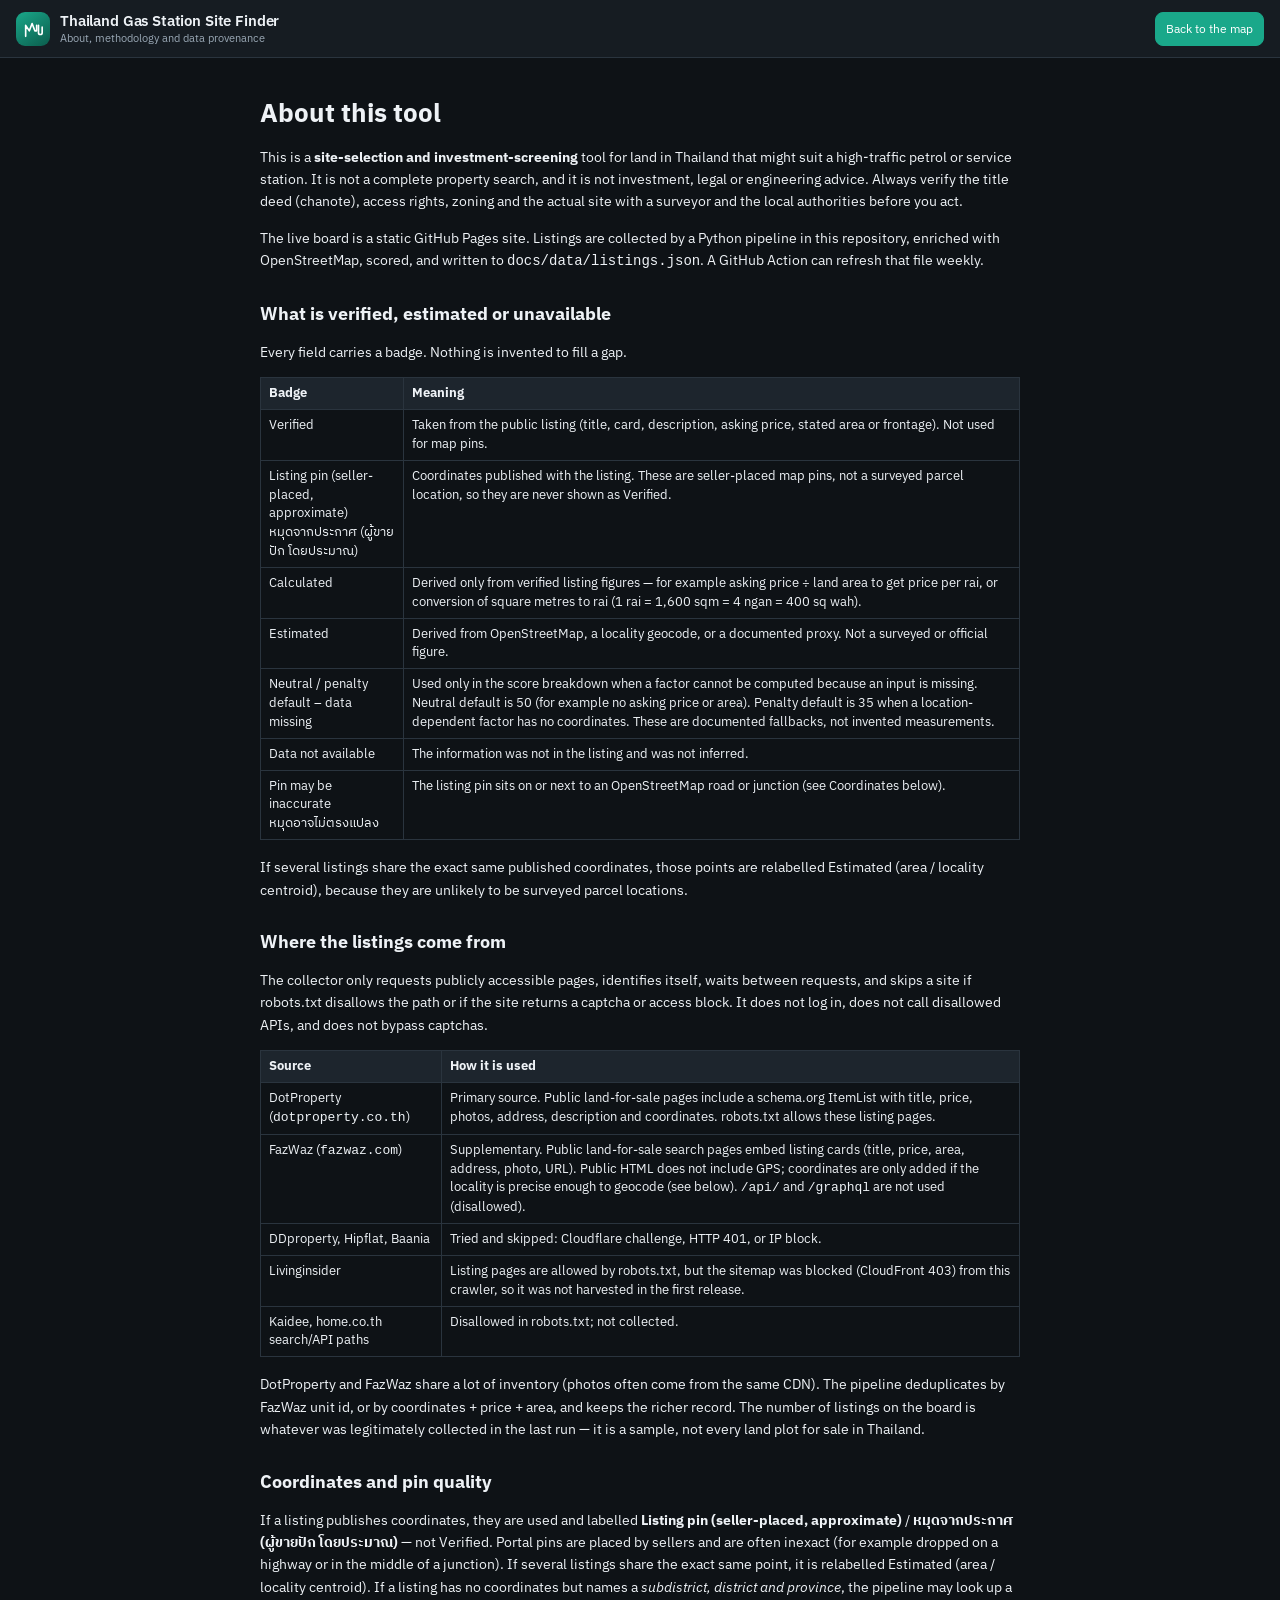
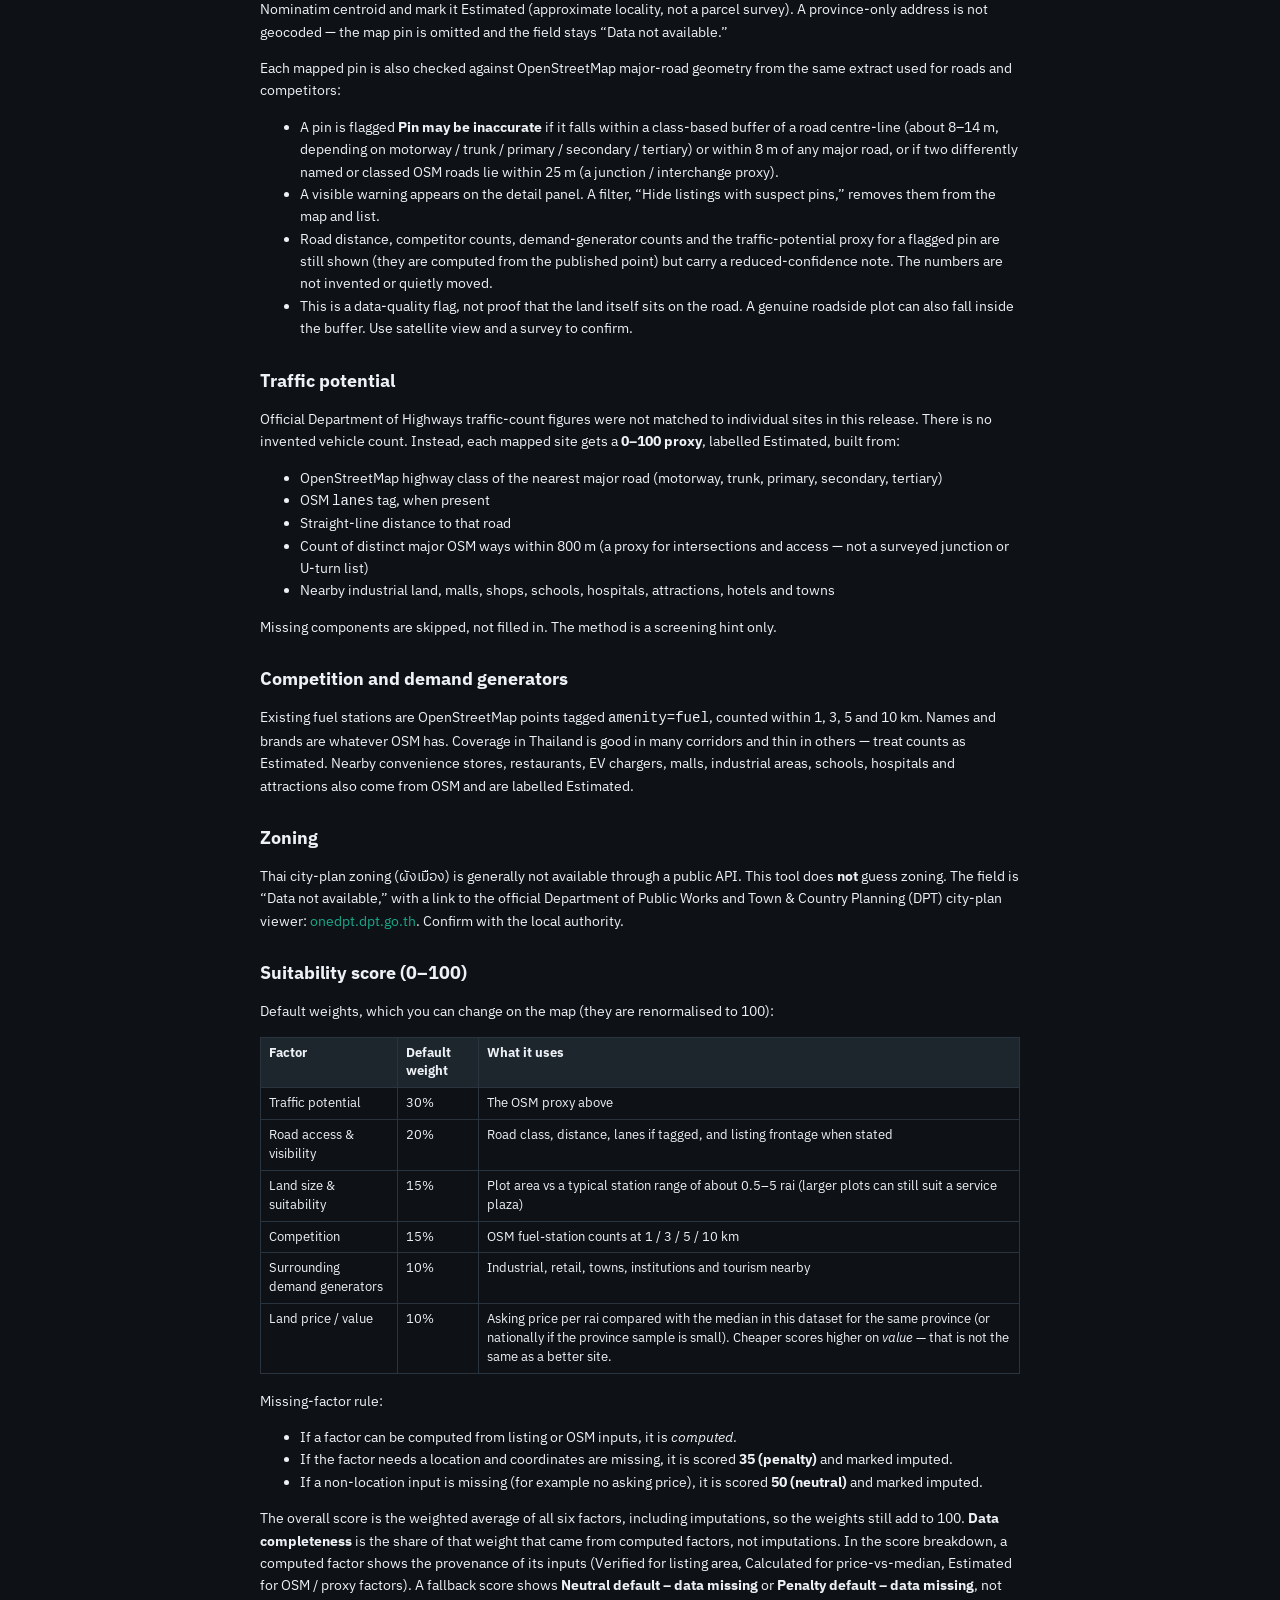
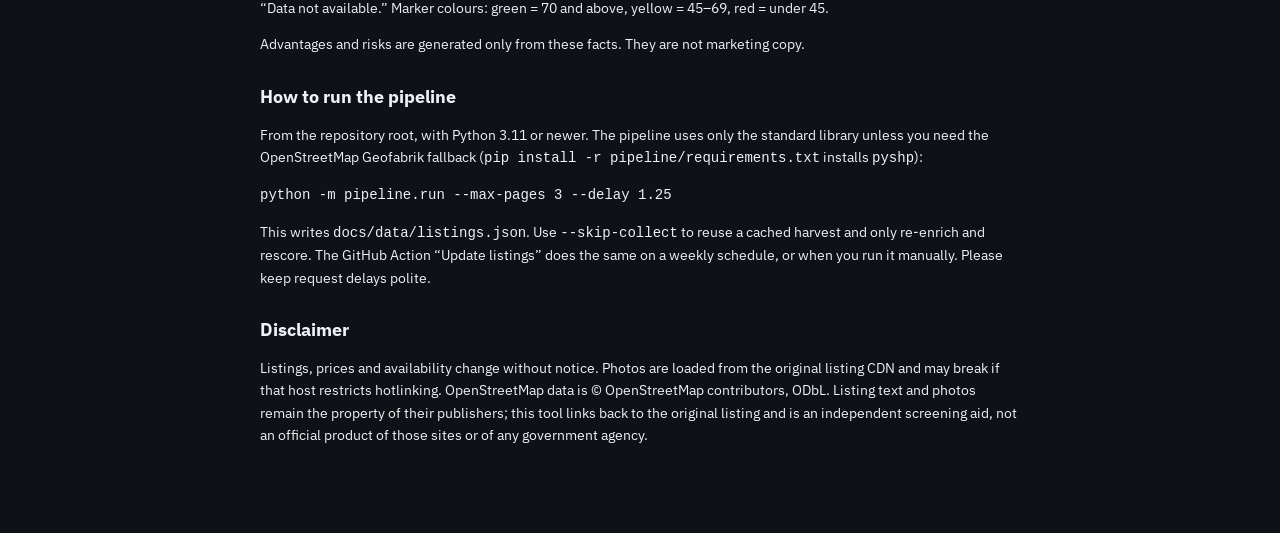
<file: docs/about.html>
<!DOCTYPE html>
<html lang="en">
<head>
  <meta charset="UTF-8" />
  <meta name="viewport" content="width=device-width, initial-scale=1" />
  <title>About &amp; methodology — Thailand Gas Station Site Finder</title>
  <link rel="preconnect" href="https://fonts.googleapis.com" />
  <link rel="preconnect" href="https://fonts.gstatic.com" crossorigin />
  <link href="https://fonts.googleapis.com/css2?family=IBM+Plex+Sans+Thai:wght@400;500;600&family=IBM+Plex+Sans:wght@400;500;600;700&display=swap" rel="stylesheet" />
  <link rel="stylesheet" href="css/app.css" />
  <style>
    body { overflow: auto; }
    .about { max-width: 800px; margin: 0 auto; padding: 24px 20px 80px; }
    .about h1 { font-size: 26px; margin: 12px 0 8px; }
    .about h2 { font-size: 18px; margin: 28px 0 8px; }
    .about p, .about li { color: var(--text); line-height: 1.6; }
    .about table { width: 100%; border-collapse: collapse; font-size: 13px; margin: 8px 0 16px; }
    .about th, .about td { border: 1px solid var(--line); padding: 6px 8px; text-align: left; vertical-align: top; }
    .about th { background: var(--bg-elev-2); }
  </style>
</head>
<body>
  <header class="header">
    <a class="brand" href="./">
      <div class="logo" aria-hidden="true">
        <svg viewBox="0 0 24 24" fill="none" stroke="currentColor" stroke-width="1.8">
          <path d="M4 20V8l4 6 3-8 3 8h2V8" stroke-linecap="round" stroke-linejoin="round"/>
          <path d="M18 8v8a2 2 0 0 0 4 0V10" stroke-linecap="round"/>
        </svg>
      </div>
      <div class="brand-text">
        <h1>Thailand Gas Station Site Finder</h1>
        <p>About, methodology and data provenance</p>
      </div>
    </a>
    <div class="header-actions">
      <a class="text-btn primary" href="./">Back to the map</a>
    </div>
  </header>
  <main class="about">
    <h1>About this tool</h1>
    <p>This is a <strong>site-selection and investment-screening</strong> tool for land in Thailand that might suit a high-traffic petrol or service station. It is not a complete property search, and it is not investment, legal or engineering advice. Always verify the title deed (chanote), access rights, zoning and the actual site with a surveyor and the local authorities before you act.</p>
    <p>The live board is a static GitHub Pages site. Listings are collected by a Python pipeline in this repository, enriched with OpenStreetMap, scored, and written to <code>docs/data/listings.json</code>. A GitHub Action can refresh that file weekly.</p>

    <h2>What is verified, estimated or unavailable</h2>
    <p>Every field carries a badge. Nothing is invented to fill a gap.</p>
    <table>
      <tr><th>Badge</th><th>Meaning</th></tr>
      <tr><td>Verified</td><td>Taken from the public listing (title, card, description, asking price, stated area or frontage). Not used for map pins.</td></tr>
      <tr><td>Listing pin (seller-placed, approximate)<br>หมุดจากประกาศ (ผู้ขายปัก โดยประมาณ)</td><td>Coordinates published with the listing. These are seller-placed map pins, not a surveyed parcel location, so they are never shown as Verified.</td></tr>
      <tr><td>Calculated</td><td>Derived only from verified listing figures — for example asking price ÷ land area to get price per rai, or conversion of square metres to rai (1 rai = 1,600 sqm = 4 ngan = 400 sq wah).</td></tr>
      <tr><td>Estimated</td><td>Derived from OpenStreetMap, a locality geocode, or a documented proxy. Not a surveyed or official figure.</td></tr>
      <tr><td>Neutral / penalty default – data missing</td><td>Used only in the score breakdown when a factor cannot be computed because an input is missing. Neutral default is 50 (for example no asking price or area). Penalty default is 35 when a location-dependent factor has no coordinates. These are documented fallbacks, not invented measurements.</td></tr>
      <tr><td>Data not available</td><td>The information was not in the listing and was not inferred.</td></tr>
      <tr><td>Pin may be inaccurate<br>หมุดอาจไม่ตรงแปลง</td><td>The listing pin sits on or next to an OpenStreetMap road or junction (see Coordinates below).</td></tr>
    </table>
    <p>If several listings share the exact same published coordinates, those points are relabelled Estimated (area / locality centroid), because they are unlikely to be surveyed parcel locations.</p>

    <h2>Where the listings come from</h2>
    <p>The collector only requests publicly accessible pages, identifies itself, waits between requests, and skips a site if robots.txt disallows the path or if the site returns a captcha or access block. It does not log in, does not call disallowed APIs, and does not bypass captchas.</p>
    <table>
      <tr><th>Source</th><th>How it is used</th></tr>
      <tr><td>DotProperty (<code>dotproperty.co.th</code>)</td><td>Primary source. Public land-for-sale pages include a schema.org ItemList with title, price, photos, address, description and coordinates. robots.txt allows these listing pages.</td></tr>
      <tr><td>FazWaz (<code>fazwaz.com</code>)</td><td>Supplementary. Public land-for-sale search pages embed listing cards (title, price, area, address, photo, URL). Public HTML does not include GPS; coordinates are only added if the locality is precise enough to geocode (see below). <code>/api/</code> and <code>/graphql</code> are not used (disallowed).</td></tr>
      <tr><td>DDproperty, Hipflat, Baania</td><td>Tried and skipped: Cloudflare challenge, HTTP 401, or IP block.</td></tr>
      <tr><td>Livinginsider</td><td>Listing pages are allowed by robots.txt, but the sitemap was blocked (CloudFront 403) from this crawler, so it was not harvested in the first release.</td></tr>
      <tr><td>Kaidee, home.co.th search/API paths</td><td>Disallowed in robots.txt; not collected.</td></tr>
    </table>
    <p>DotProperty and FazWaz share a lot of inventory (photos often come from the same CDN). The pipeline deduplicates by FazWaz unit id, or by coordinates + price + area, and keeps the richer record. The number of listings on the board is whatever was legitimately collected in the last run — it is a sample, not every land plot for sale in Thailand.</p>

    <h2>Coordinates and pin quality</h2>
    <p>If a listing publishes coordinates, they are used and labelled <strong>Listing pin (seller-placed, approximate)</strong> / <strong>หมุดจากประกาศ (ผู้ขายปัก โดยประมาณ)</strong> — not Verified. Portal pins are placed by sellers and are often inexact (for example dropped on a highway or in the middle of a junction). If several listings share the exact same point, it is relabelled Estimated (area / locality centroid). If a listing has no coordinates but names a <em>subdistrict, district and province</em>, the pipeline may look up a Nominatim centroid and mark it Estimated (approximate locality, not a parcel survey). A province-only address is not geocoded — the map pin is omitted and the field stays “Data not available.”</p>
    <p>Each mapped pin is also checked against OpenStreetMap major-road geometry from the same extract used for roads and competitors:</p>
    <ul>
      <li>A pin is flagged <strong>Pin may be inaccurate</strong> if it falls within a class-based buffer of a road centre-line (about 8–14 m, depending on motorway / trunk / primary / secondary / tertiary) or within 8 m of any major road, or if two differently named or classed OSM roads lie within 25 m (a junction / interchange proxy).</li>
      <li>A visible warning appears on the detail panel. A filter, “Hide listings with suspect pins,” removes them from the map and list.</li>
      <li>Road distance, competitor counts, demand-generator counts and the traffic-potential proxy for a flagged pin are still shown (they are computed from the published point) but carry a reduced-confidence note. The numbers are not invented or quietly moved.</li>
      <li>This is a data-quality flag, not proof that the land itself sits on the road. A genuine roadside plot can also fall inside the buffer. Use satellite view and a survey to confirm.</li>
    </ul>

    <h2>Traffic potential</h2>
    <p>Official Department of Highways traffic-count figures were not matched to individual sites in this release. There is no invented vehicle count. Instead, each mapped site gets a <strong>0–100 proxy</strong>, labelled Estimated, built from:</p>
    <ul>
      <li>OpenStreetMap highway class of the nearest major road (motorway, trunk, primary, secondary, tertiary)</li>
      <li>OSM <code>lanes</code> tag, when present</li>
      <li>Straight-line distance to that road</li>
      <li>Count of distinct major OSM ways within 800 m (a proxy for intersections and access — not a surveyed junction or U-turn list)</li>
      <li>Nearby industrial land, malls, shops, schools, hospitals, attractions, hotels and towns</li>
    </ul>
    <p>Missing components are skipped, not filled in. The method is a screening hint only.</p>

    <h2>Competition and demand generators</h2>
    <p>Existing fuel stations are OpenStreetMap points tagged <code>amenity=fuel</code>, counted within 1, 3, 5 and 10 km. Names and brands are whatever OSM has. Coverage in Thailand is good in many corridors and thin in others — treat counts as Estimated. Nearby convenience stores, restaurants, EV chargers, malls, industrial areas, schools, hospitals and attractions also come from OSM and are labelled Estimated.</p>

    <h2>Zoning</h2>
    <p>Thai city-plan zoning (ผังเมือง) is generally not available through a public API. This tool does <strong>not</strong> guess zoning. The field is “Data not available,” with a link to the official Department of Public Works and Town &amp; Country Planning (DPT) city-plan viewer: <a href="https://onedpt.dpt.go.th/" target="_blank" rel="noopener">onedpt.dpt.go.th</a>. Confirm with the local authority.</p>

    <h2>Suitability score (0–100)</h2>
    <p>Default weights, which you can change on the map (they are renormalised to 100):</p>
    <table>
      <tr><th>Factor</th><th>Default weight</th><th>What it uses</th></tr>
      <tr><td>Traffic potential</td><td>30%</td><td>The OSM proxy above</td></tr>
      <tr><td>Road access &amp; visibility</td><td>20%</td><td>Road class, distance, lanes if tagged, and listing frontage when stated</td></tr>
      <tr><td>Land size &amp; suitability</td><td>15%</td><td>Plot area vs a typical station range of about 0.5–5 rai (larger plots can still suit a service plaza)</td></tr>
      <tr><td>Competition</td><td>15%</td><td>OSM fuel-station counts at 1 / 3 / 5 / 10 km</td></tr>
      <tr><td>Surrounding demand generators</td><td>10%</td><td>Industrial, retail, towns, institutions and tourism nearby</td></tr>
      <tr><td>Land price / value</td><td>10%</td><td>Asking price per rai compared with the median in this dataset for the same province (or nationally if the province sample is small). Cheaper scores higher on <em>value</em> — that is not the same as a better site.</td></tr>
    </table>
    <p>Missing-factor rule:</p>
    <ul>
      <li>If a factor can be computed from listing or OSM inputs, it is <em>computed</em>.</li>
      <li>If the factor needs a location and coordinates are missing, it is scored <strong>35 (penalty)</strong> and marked imputed.</li>
      <li>If a non-location input is missing (for example no asking price), it is scored <strong>50 (neutral)</strong> and marked imputed.</li>
    </ul>
    <p>The overall score is the weighted average of all six factors, including imputations, so the weights still add to 100. <strong>Data completeness</strong> is the share of that weight that came from computed factors, not imputations. In the score breakdown, a computed factor shows the provenance of its inputs (Verified for listing area, Calculated for price-vs-median, Estimated for OSM / proxy factors). A fallback score shows <strong>Neutral default – data missing</strong> or <strong>Penalty default – data missing</strong>, not “Data not available.” Marker colours: green = 70 and above, yellow = 45–69, red = under 45.</p>
    <p>Advantages and risks are generated only from these facts. They are not marketing copy.</p>

    <h2>How to run the pipeline</h2>
    <p>From the repository root, with Python 3.11 or newer. The pipeline uses only the standard library unless you need the OpenStreetMap Geofabrik fallback (<code>pip install -r pipeline/requirements.txt</code> installs <code>pyshp</code>):</p>
    <p><code>python -m pipeline.run --max-pages 3 --delay 1.25</code></p>
    <p>This writes <code>docs/data/listings.json</code>. Use <code>--skip-collect</code> to reuse a cached harvest and only re-enrich and rescore. The GitHub Action “Update listings” does the same on a weekly schedule, or when you run it manually. Please keep request delays polite.</p>

    <h2>Disclaimer</h2>
    <p>Listings, prices and availability change without notice. Photos are loaded from the original listing CDN and may break if that host restricts hotlinking. OpenStreetMap data is © OpenStreetMap contributors, ODbL. Listing text and photos remain the property of their publishers; this tool links back to the original listing and is an independent screening aid, not an official product of those sites or of any government agency.</p>
  </main>
</body>
</html>
</file>
<file: docs/css/app.css>
:root {
  --bg: #0e1216;
  --bg-elev: #161c22;
  --bg-elev-2: #1d252d;
  --bg-soft: #12181e;
  --line: #2a343e;
  --line-strong: #3a4652;
  --text: #eef2f6;
  --text-dim: #9aa8b5;
  --text-faint: #6d7b88;
  --accent: #1aa88a;
  --accent-2: #0e7c66;
  --accent-soft: rgba(26, 168, 138, 0.14);
  --high: #3dcc7a;
  --high-bg: rgba(61, 204, 122, 0.16);
  --med: #e0b33a;
  --med-bg: rgba(224, 179, 58, 0.16);
  --low: #e15b4d;
  --low-bg: rgba(225, 91, 77, 0.16);
  --verified: #5b9fff;
  --calculated: #7bc4c4;
  --estimated: #d3a24a;
  --unavailable: #7a8792;
  --danger: #e15b4d;
  --shadow: 0 8px 28px rgba(0, 0, 0, 0.35);
  --radius: 12px;
  --header-h: 58px;
  --kpi-h: 74px;
  --font: "IBM Plex Sans", "IBM Plex Sans Thai", "Sarabun", "Noto Sans Thai", system-ui, sans-serif;
  --mono: "IBM Plex Mono", ui-monospace, monospace;
  color-scheme: dark;
}
[data-theme="light"] {
  --bg: #f4f1ea;
  --bg-elev: #fffcf7;
  --bg-elev-2: #ece7dc;
  --bg-soft: #eae6dc;
  --line: #d8d1c4;
  --line-strong: #c4bbab;
  --text: #1b232a;
  --text-dim: #5b6772;
  --text-faint: #7a8590;
  --accent: #0b7d64;
  --accent-2: #096853;
  --accent-soft: rgba(11, 125, 100, 0.12);
  --high: #1a8f4b;
  --high-bg: rgba(26, 143, 75, 0.12);
  --med: #b07d08;
  --med-bg: rgba(176, 125, 8, 0.12);
  --low: #c4473b;
  --low-bg: rgba(196, 71, 59, 0.12);
  --verified: #1d5fc7;
  --calculated: #1a7a7a;
  --estimated: #9a6b12;
  --unavailable: #6a7380;
  --shadow: 0 8px 24px rgba(40, 32, 16, 0.08);
  color-scheme: light;
}

* { box-sizing: border-box; }
html, body { margin: 0; height: 100%; }
body {
  font-family: var(--font);
  background: var(--bg);
  color: var(--text);
  font-size: 14px;
  line-height: 1.45;
  overflow: hidden;
}
a { color: var(--accent); text-decoration: none; }
a:hover { text-decoration: underline; }
button, input, select, textarea { font-family: inherit; }
button { cursor: pointer; }

.app { display: flex; flex-direction: column; height: 100%; }

/* Header */
.header {
  height: var(--header-h);
  display: flex; align-items: center; gap: 16px;
  padding: 0 16px;
  background: var(--bg-elev);
  border-bottom: 1px solid var(--line);
  flex-shrink: 0;
  z-index: 20;
}
.brand { display: flex; align-items: center; gap: 10px; min-width: 0; text-decoration: none; color: inherit; }
.brand:hover { text-decoration: none; }
.logo {
  width: 34px; height: 34px; border-radius: 9px;
  background: linear-gradient(145deg, var(--accent), #0b5c4c);
  display: grid; place-items: center;
  color: white; flex-shrink: 0;
}
.logo svg { width: 22px; height: 22px; }
.brand-text { min-width: 0; }
.brand-text h1 {
  margin: 0; font-size: 15px; font-weight: 600; letter-spacing: -0.01em;
  white-space: nowrap; overflow: hidden; text-overflow: ellipsis;
}
.brand-text p { margin: 0; font-size: 11px; color: var(--text-dim); white-space: nowrap; }
.header-actions { margin-left: auto; display: flex; align-items: center; gap: 6px; }
.icon-btn, .text-btn {
  border: 1px solid var(--line);
  background: var(--bg-elev-2);
  color: var(--text);
  border-radius: 8px;
  height: 34px;
  padding: 0 10px;
  font-size: 12px;
  display: inline-flex; align-items: center; gap: 6px;
}
.icon-btn { width: 34px; padding: 0; justify-content: center; }
.icon-btn:hover, .text-btn:hover { border-color: var(--line-strong); background: var(--bg-soft); }
.text-btn.primary { background: var(--accent); border-color: var(--accent); color: #fff; }
.text-btn.primary:hover { background: var(--accent-2); border-color: var(--accent-2); text-decoration: none; }

/* KPIs */
.kpis {
  display: grid;
  grid-template-columns: repeat(5, 1fr);
  gap: 1px;
  background: var(--line);
  border-bottom: 1px solid var(--line);
  flex-shrink: 0;
}
.kpi { background: var(--bg-elev); padding: 10px 16px; min-height: var(--kpi-h); }
.kpi .label { font-size: 11px; color: var(--text-dim); text-transform: uppercase; letter-spacing: 0.06em; }
.kpi .value { font-size: 20px; font-weight: 600; letter-spacing: -0.02em; margin-top: 2px; font-variant-numeric: tabular-nums; }
.kpi .sub { font-size: 11px; color: var(--text-faint); }
.kpi .value.high { color: var(--high); }

/* Body */
.body { flex: 1; display: flex; min-height: 0; }

/* Sidebar */
.sidebar {
  width: 300px; flex-shrink: 0;
  background: var(--bg-elev);
  border-right: 1px solid var(--line);
  display: flex; flex-direction: column;
  min-height: 0;
}
.sidebar-scroll { flex: 1; overflow: auto; padding: 12px 14px 24px; }
.side-title {
  font-size: 11px; font-weight: 600; text-transform: uppercase; letter-spacing: 0.07em;
  color: var(--text-dim); margin: 14px 0 8px;
}
.side-title:first-child { margin-top: 4px; }
.field { margin-bottom: 10px; }
.field label { display: block; font-size: 12px; color: var(--text-dim); margin-bottom: 4px; }
.field label .hint { font-weight: 400; color: var(--text-faint); }
select, input[type="text"], input[type="number"], input[type="search"] {
  width: 100%; height: 34px;
  background: var(--bg);
  border: 1px solid var(--line);
  color: var(--text);
  border-radius: 8px;
  padding: 0 10px;
  font-size: 13px;
}
select:focus, input:focus { outline: 2px solid var(--accent-soft); border-color: var(--accent); }
.range-row { display: grid; grid-template-columns: 1fr 1fr; gap: 6px; }
.slider-row { display: flex; align-items: center; gap: 8px; }
.slider-row input[type="range"] { flex: 1; }
.slider-row output { width: 42px; text-align: right; font-variant-numeric: tabular-nums; color: var(--text-dim); font-size: 12px; }
input[type="range"] { accent-color: var(--accent); width: 100%; }
.check { display: flex; align-items: center; gap: 8px; font-size: 13px; margin: 6px 0; color: var(--text); }
.check input { accent-color: var(--accent); }
.chip-row { display: flex; flex-wrap: wrap; gap: 6px; }
.chip {
  border: 1px solid var(--line);
  background: var(--bg);
  color: var(--text-dim);
  border-radius: 999px;
  padding: 3px 9px;
  font-size: 11px;
}
.chip.on { border-color: var(--accent); color: var(--accent); background: var(--accent-soft); }
.weight { margin-bottom: 8px; }
.weight .top { display: flex; justify-content: space-between; font-size: 12px; color: var(--text-dim); }
.sidebar-footer { padding: 10px 14px; border-top: 1px solid var(--line); display: flex; gap: 6px; }
.sidebar-footer .text-btn { flex: 1; justify-content: center; }

/* Map */
.map-wrap { flex: 1; position: relative; min-width: 0; }
#map { width: 100%; height: 100%; background: #1a2229; }
.leaflet-container { font-family: var(--font); background: #1a2229; }
.basemap-toggle {
  position: absolute; top: 12px; left: 12px; z-index: 8;
  display: flex; background: var(--bg-elev); border: 1px solid var(--line);
  border-radius: 8px; overflow: hidden; box-shadow: var(--shadow);
}
.basemap-toggle button {
  border: 0; background: transparent; color: var(--text-dim);
  padding: 7px 11px; font-size: 12px;
}
.basemap-toggle button.on { background: var(--accent); color: #fff; }
.map-legend {
  position: absolute; bottom: 28px; left: 12px; z-index: 8;
  background: var(--bg-elev); border: 1px solid var(--line);
  border-radius: 8px; padding: 8px 10px; font-size: 11px;
  box-shadow: var(--shadow); color: var(--text-dim);
}
.map-legend div { display: flex; align-items: center; gap: 6px; margin: 2px 0; }
.dot { width: 9px; height: 9px; border-radius: 50%; display: inline-block; }
.dot.high { background: var(--high); }
.dot.medium { background: var(--med); }
.dot.low { background: var(--low); }
.dot.none { background: var(--unavailable); }

/* Result list / detail */
.panel {
  width: 400px; flex-shrink: 0;
  background: var(--bg-elev);
  border-left: 1px solid var(--line);
  display: flex; flex-direction: column;
  min-height: 0;
}
.panel-toolbar {
  display: flex; align-items: center; gap: 8px;
  padding: 8px 10px; border-bottom: 1px solid var(--line);
}
.panel-toolbar input[type="search"] { flex: 1; }
.count-pill {
  font-size: 11px; color: var(--text-dim); white-space: nowrap;
}
.sort-select { width: auto; min-width: 132px; }
.list { flex: 1; overflow: auto; }
.card {
  display: grid; grid-template-columns: 88px 1fr auto;
  gap: 10px; padding: 10px 12px;
  border-bottom: 1px solid var(--line);
  cursor: pointer;
}
.card:hover { background: var(--bg-elev-2); }
.card.active { background: var(--accent-soft); }
.card .thumb {
  width: 88px; height: 66px; border-radius: 8px;
  background: var(--bg-soft) center/cover no-repeat;
  border: 1px solid var(--line);
}
.card .meta { min-width: 0; }
.card h3 {
  margin: 0 0 2px; font-size: 13px; font-weight: 600;
  white-space: nowrap; overflow: hidden; text-overflow: ellipsis;
}
.card .loc, .card .facts { font-size: 11px; color: var(--text-dim); }
.card .facts { margin-top: 3px; }
.score-badge {
  min-width: 42px; height: 42px; border-radius: 9px;
  display: grid; place-items: center;
  font-weight: 700; font-size: 14px;
  font-variant-numeric: tabular-nums;
}
.score-badge.high { background: var(--high-bg); color: var(--high); }
.score-badge.medium { background: var(--med-bg); color: var(--med); }
.score-badge.low { background: var(--low-bg); color: var(--low); }
.star {
  border: 0; background: transparent; color: var(--text-faint);
  font-size: 16px; padding: 0; line-height: 1;
}
.star.on { color: var(--med); }

/* Detail */
.detail { flex: 1; overflow: auto; display: none; }
.detail.open { display: block; }
.list.hidden { display: none; }
.gallery { position: relative; background: #000; }
.gallery img { width: 100%; height: 200px; object-fit: cover; display: block; background: #111; }
.gallery .nav {
  position: absolute; top: 50%; transform: translateY(-50%);
  width: 28px; height: 28px; border-radius: 50%;
  border: 0; background: rgba(0,0,0,.55); color: #fff;
}
.gallery .prev { left: 8px; }
.gallery .next { right: 8px; }
.detail-body { padding: 14px 14px 28px; }
.detail-head { display: flex; gap: 10px; align-items: flex-start; }
.detail-head h2 { margin: 0; font-size: 16px; font-weight: 600; flex: 1; }
.detail-loc { color: var(--text-dim); font-size: 12px; margin: 4px 0 8px; }
.actions { display: flex; flex-wrap: wrap; gap: 6px; margin: 8px 0 12px; }
.kv { display: grid; grid-template-columns: 1fr 1fr; gap: 8px; margin: 8px 0 14px; }
.kv .item {
  background: var(--bg-soft);
  border: 1px solid var(--line);
  border-radius: 8px;
  padding: 8px 10px;
}
.kv .item.span { grid-column: 1 / -1; }
.kv .k { font-size: 11px; color: var(--text-dim); display: flex; justify-content: space-between; gap: 8px; }
.kv .v { font-size: 13px; font-weight: 600; margin-top: 2px; word-break: break-word; }
.badge {
  display: inline-flex; align-items: center; gap: 4px;
  font-size: 10px; font-weight: 600; letter-spacing: 0.03em;
  text-transform: uppercase; border-radius: 999px;
  padding: 1px 7px; white-space: nowrap;
  border: 1px solid transparent;
}
.badge.verified { color: var(--verified); background: rgba(91,159,255,.12); }
.badge.calculated { color: var(--calculated); background: rgba(123,196,196,.12); }
.badge.estimated { color: var(--estimated); background: rgba(211,162,74,.14); }
.badge.unavailable { color: var(--unavailable); background: rgba(122,135,146,.12); }
.badge.listing-pin { color: var(--estimated); background: rgba(211,162,74,.14); text-transform: none; letter-spacing: 0; white-space: normal; }
.badge.fallback { color: var(--unavailable); background: rgba(122,135,146,.14); text-transform: none; letter-spacing: 0; white-space: normal; }
.badge.suspect { color: #e07070; background: rgba(224,80,80,.14); text-transform: none; letter-spacing: 0; border-color: rgba(224,80,80,.35); }
.pin-warning { border-left: 3px solid #e07070; padding: 8px 10px; margin: 8px 0 12px; background: rgba(224,80,80,.10); border-radius: 0 8px 8px 0; font-size: 12.5px; line-height: 1.45; }
.pin-warning strong { display: inline-flex; align-items: center; gap: 6px; }
.card .pin-flag { font-size: 10px; color: #e07070; font-weight: 600; }
.factors { display: flex; flex-direction: column; gap: 7px; margin: 8px 0 14px; }
.factor .row { display: flex; justify-content: space-between; font-size: 12px; }
.bar { height: 6px; background: var(--bg-soft); border-radius: 99px; overflow: hidden; margin-top: 3px; }
.bar > span { display: block; height: 100%; background: var(--accent); }
.bar.high > span { background: var(--high); }
.bar.medium > span { background: var(--med); }
.bar.low > span { background: var(--low); }
.callout { border-left: 3px solid var(--accent); padding: 6px 10px; margin: 6px 0; background: var(--bg-soft); border-radius: 0 8px 8px 0; font-size: 12px; }
.callout.risk { border-left-color: var(--low); }
.callout ul { margin: 4px 0 0; padding-left: 16px; }
.comp-table { width: 100%; border-collapse: collapse; font-size: 12px; margin: 6px 0 12px; }
.comp-table th, .comp-table td { text-align: left; padding: 5px 6px; border-bottom: 1px solid var(--line); }
.comp-table th { color: var(--text-dim); font-weight: 500; }
.muted { color: var(--text-dim); font-size: 12px; }
.back-btn { margin: 8px 12px 0; }

/* Compare modal */
.modal {
  position: fixed; inset: 0; background: rgba(0,0,0,.55);
  display: none; align-items: center; justify-content: center;
  z-index: 50; padding: 20px;
}
.modal.open { display: flex; }
.modal-card {
  background: var(--bg-elev); border: 1px solid var(--line);
  border-radius: 14px; width: min(1100px, 100%);
  max-height: 90vh; overflow: auto; box-shadow: var(--shadow);
}
.modal-card header { display: flex; align-items: center; justify-content: space-between; padding: 12px 16px; border-bottom: 1px solid var(--line); }
.modal-card header h2 { margin: 0; font-size: 16px; }
.compare-table { width: 100%; border-collapse: collapse; font-size: 12px; }
.compare-table th, .compare-table td { border-bottom: 1px solid var(--line); padding: 8px 10px; vertical-align: top; }
.compare-table th { position: sticky; top: 0; background: var(--bg-elev); text-align: left; }
.compare-table .row-label { color: var(--text-dim); width: 150px; }

/* Completeness */
.completeness { display: flex; align-items: center; gap: 8px; font-size: 11px; color: var(--text-dim); margin: 6px 0; }
.completeness .track { flex: 1; height: 4px; background: var(--bg-soft); border-radius: 99px; overflow: hidden; }
.completeness .track > span { display: block; height: 100%; background: var(--accent); }

.disclaimer {
  flex-shrink: 0;
  font-size: 11px; color: var(--text-faint);
  padding: 6px 16px; border-top: 1px solid var(--line);
  background: var(--bg-elev);
}
.empty { padding: 24px 16px; color: var(--text-dim); text-align: center; }

/* Cluster / marker */
.score-marker {
  width: 28px; height: 28px; border-radius: 50% 50% 50% 0;
  transform: rotate(-45deg);
  border: 2px solid #fff;
  box-shadow: 0 1px 4px rgba(0,0,0,.4);
  display: grid; place-items: center;
}
.score-marker span {
  transform: rotate(45deg);
  font-size: 10px; font-weight: 700; color: #111;
}

/* Mobile */
.mobile-only { display: none; }
@media (max-width: 960px) {
  body { overflow: auto; }
  .app { height: auto; min-height: 100%; }
  .kpis { grid-template-columns: repeat(2, 1fr); }
  .kpis .kpi:last-child { grid-column: 1 / -1; }
  .body { flex-direction: column; min-height: auto; }
  .sidebar {
    width: 100%; border-right: 0; border-bottom: 1px solid var(--line);
    max-height: none;
    display: none;
  }
  .sidebar.open { display: flex; }
  .map-wrap { height: 52vh; min-height: 280px; }
  #map { height: 52vh; min-height: 280px; }
  .panel { width: 100%; height: auto; max-height: 70vh; border-left: 0; border-top: 1px solid var(--line); }
  .mobile-only { display: inline-flex; }
  .header { height: auto; min-height: var(--header-h); padding: 8px 12px; flex-wrap: wrap; }
  .brand-text p { display: none; }
  .kv { grid-template-columns: 1fr; }
}
</file>
